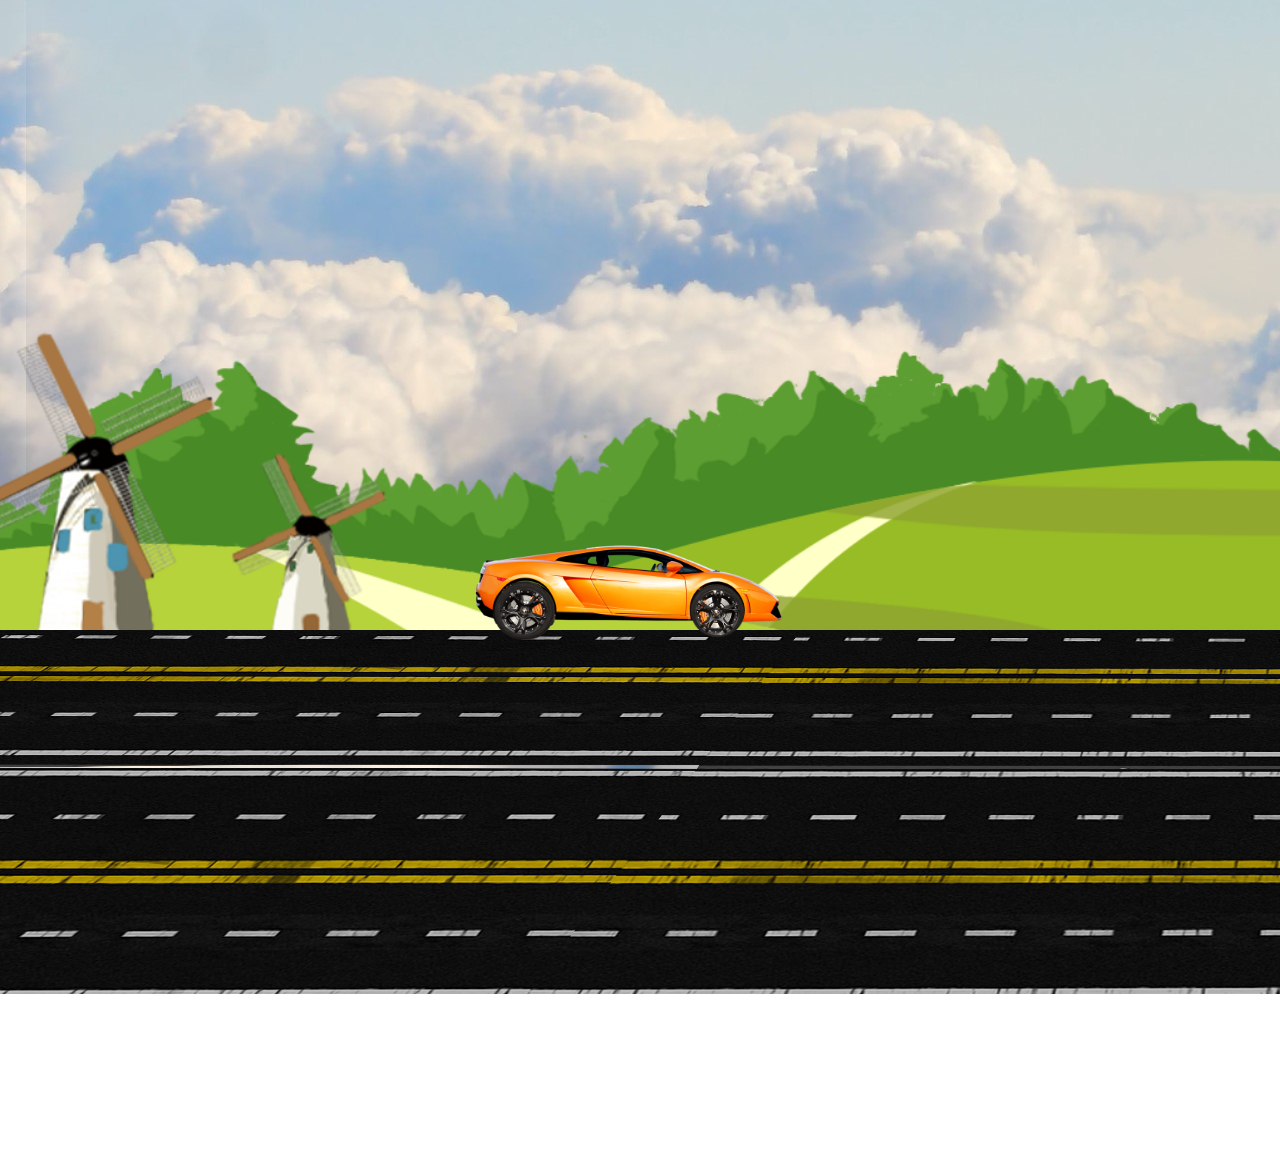
<file: CarAnimation/index.html>
<!DOCTYPE html>
<html lang="en">
<head>
    <meta charset="UTF-8">
    <meta name="viewport" content="width=device-width, initial-scale=1.0">
    <title>Car Animation </title>
    <link rel="stylesheet" href="style.css">
    <script src="script.js"></script>
</head>
<body>
    <div class="container">
        <div class="sky">
            <div class="trees"></div>
            <div class="track"></div>
            <div class="car">
                <div class="wheel wheel1">
                    <img src="car_wheel_left.png" alt="">
                </div>
                <div class="wheel wheel2">
                    <img src="car_wheel_right.png" alt="">
                </div>
            </div>
        </div>
    </div>
</body>
</html>
</file>
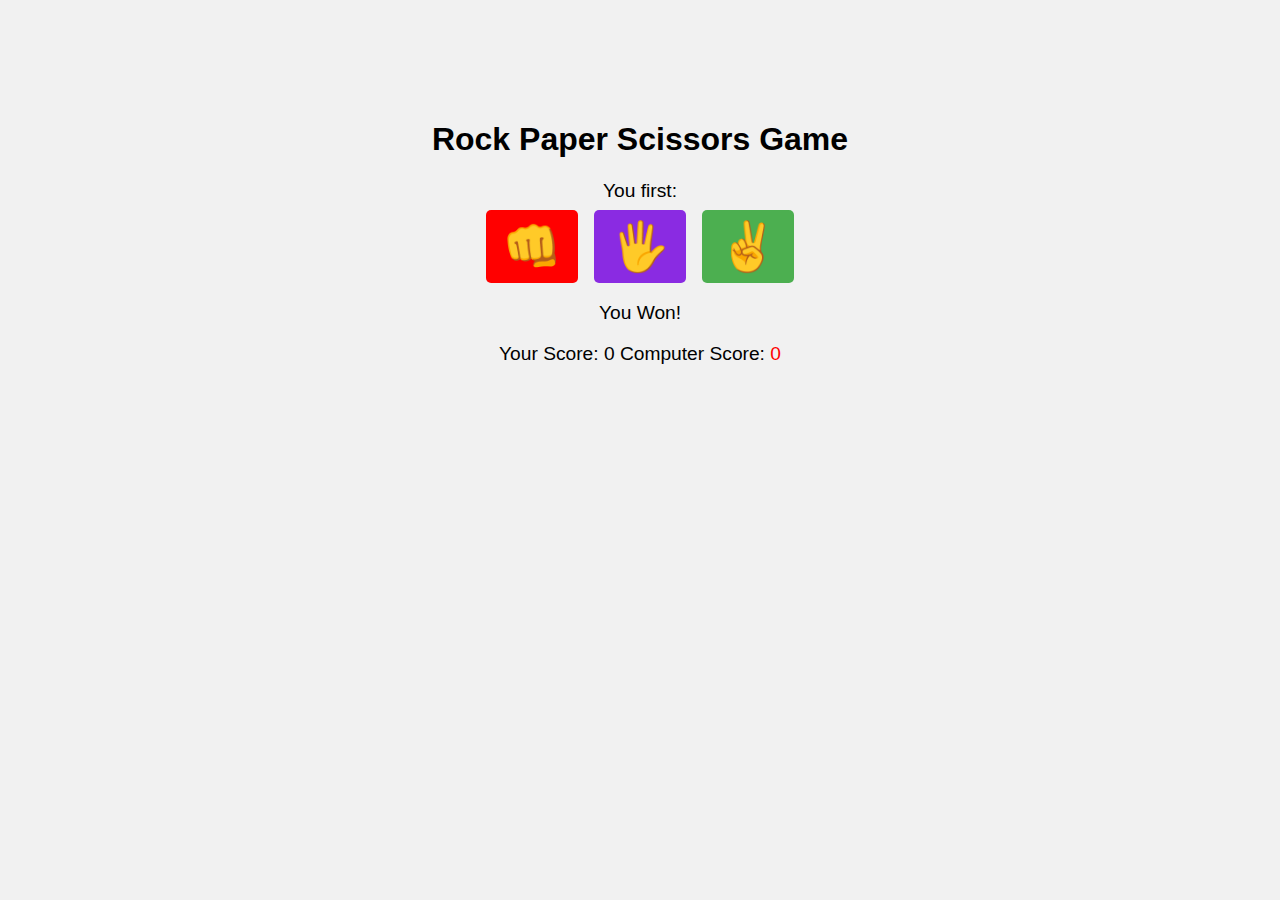
<file: Rock paper Scissors/index.html>
<!DOCTYPE html>
<html lang="en">
<head>
    <meta charset="UTF-8">
    <meta name="viewport" content="width=device-width, initial-scale=1.0">
    <title>FunGames: Rock Paper Scissors</title>
    <link rel="stylesheet" href="style.css">
</head>
<body>
    <h1>Rock Paper Scissors Game</h1>
    <p>You first: </p>
    <div class="buttons">
        <button id="rock">&#x1F44A;</button>
        <button id="paper">&#x1F590;</button>
        <button id="scissors">&#x270c;</button>
    </div>
    <p id="result">You Won!</p>
    <p id="scores">
        Your Score: <span id="user-score">0</span>
        Computer Score: <span id="computer-score">0</span>
    </p>
</body>
<Script src ="script.js"></Script>
</html>
</file>
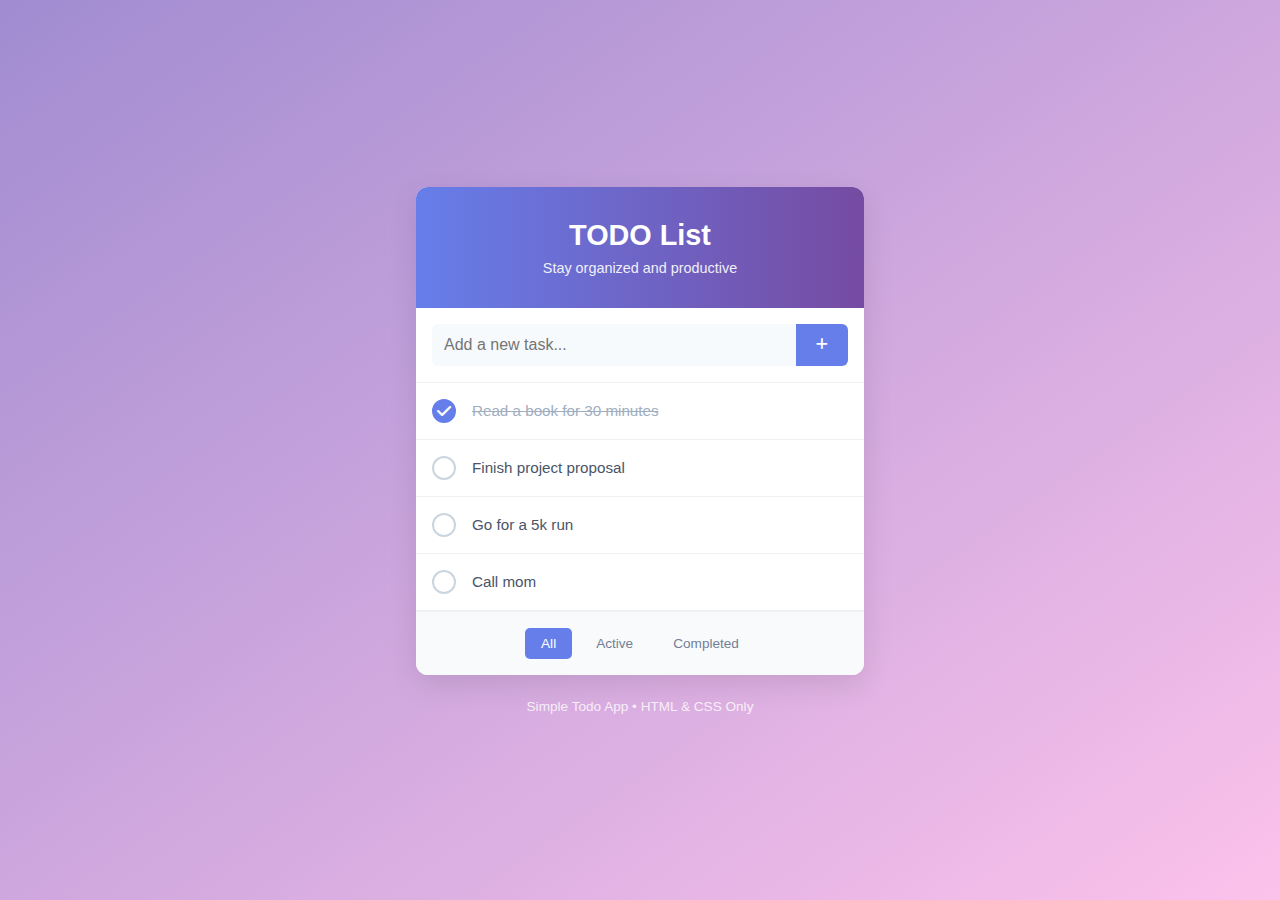
<file: Todoapplication/index.html>
<!DOCTYPE html>
<html lang="en">
<head>
  <meta charset="UTF-8" />
  <meta name="viewport" content="width=device-width, initial-scale=1.0" />
  <title>Simple Todo App</title>
  <link rel="stylesheet" href="style.css" />
  <!-- Font Awesome for icons -->
  <link rel="stylesheet" href="https://cdnjs.cloudflare.com/ajax/libs/font-awesome/6.4.0/css/all.min.css" />
</head>
<body>
  <div class="container">
    <div class="todo-app">
      <header class="todo-header">
        <h1>TODO List</h1>
        <p>Stay organized and productive</p>
      </header>
      
      <form class="todo-input-container">
        <input
          type="text"
          placeholder="Add a new task..."
          class="todo-input"
        />
        <button type="submit" class="add-button">
          <i class="fas fa-plus"></i>
        </button>
      </form>
      
      <div class="todo-list">
        <!-- Example completed todo -->
        <div class="todo-item completed">
          <div class="todo-checkbox checked">
            <i class="fas fa-check"></i>
          </div>
          <span class="todo-text">Read a book for 30 minutes</span>
          <button class="delete-button">
            <i class="fas fa-trash"></i>
          </button>
        </div>
        
        <!-- Example active todos -->
        <div class="todo-item">
          <div class="todo-checkbox"></div>
          <span class="todo-text">Finish project proposal</span>
          <button class="delete-button">
            <i class="fas fa-trash"></i>
          </button>
        </div>
        
        <div class="todo-item">
          <div class="todo-checkbox"></div>
          <span class="todo-text">Go for a 5k run</span>
          <button class="delete-button">
            <i class="fas fa-trash"></i>
          </button>
        </div>
        
        <div class="todo-item">
          <div class="todo-checkbox"></div>
          <span class="todo-text">Call mom</span>
          <button class="delete-button">
            <i class="fas fa-trash"></i>
          </button>
        </div>
      </div>
      
      <div class="todo-filter">
        <button class="filter-button active" data-filter="all">All</button>
        <button class="filter-button" data-filter="active">Active</button>
        <button class="filter-button" data-filter="completed">Completed</button>
      </div>
    </div>
    
    <footer class="footer">
      <p>Simple Todo App • HTML & CSS Only</p>
    </footer>
  </div>
</body>
</html>
</file>
<file: CarAnimation/style.css>
*{
    margin: 0;
    padding: 0;
}
body{
    overflow: hidden;
    animation: shakebody linear 6s infinite;
}
.sky{
    height: 100vh;
    width: 100%;
    background-image: url(background.jpg);
    background-repeat: no-repeat;
    position: absolute;
}

.trees{
    height: 100vh;
    width: 100%;
    background-image: url(trees.png);
    background-size: cover; 
    position: absolute;
    top: -144px; 
}
.track{
    height: 60vh;
    width: 800vw;
    background-image: url(track.png);
    background-repeat: repeat-x; 
    position: absolute;
    top: 70vh;
    animation: carMove linear 13s infinite;

}

.car{
    height: 100px;
    width: 380px;
    background-image: url(car_body.png);
    background-size: cover;
    background-repeat: no-repeat;
    position: absolute;
    left: 444px;
    bottom:30vh;
    animation: shake linear .3s infinite;

}


.wheel1 img{
    width: 77px;
    position: relative;
    top:42px;
    left:42px;
    animation: wheelRotation linear .16s infinite;
}


.wheel2 img{
    width: 77px;
    position: relative;
    top: -39px;
    left: 235px;
    animation: wheelRotation linear .16s infinite;

}

@keyframes wheelRotation
{
    100%{
        transform: rotate(360deg);
    }
}

@keyframes carMove
{
    100%{
        transform: translateX(-500vw);
    }
}

@keyframes shake
{
    0%{
        transform: translateY(-5px);
    }
    50%{
        transform: translateY(5px);
    }
    100%{
        transform: translateY(-5px);
    }
}
@keyframes shakebody
{
    0%{
        transform: translateY(-50px);
    }
    50%{
        transform: translateY(50px);
    }
    100%{
        transform: translateY(-50px);
    }
}
</file>
<file: Rock paper Scissors/style.css>
body{
    background-color: #f1f1f1;
    font-family: 'Arial', sans-serif;
    margin: 0;
    padding: 0;
}

h1{
    font-size: 2rem;
    text-align: center;
    padding-top: 100px;
}

p{
    font-size: 1.2rem;
    text-align: center;
    margin-bottom: .5rem;
}

.buttons{
    display: flex;
    justify-content: center;
}

button{
    border: none;
    font-size: 3rem;
    margin: 0 0.5rem;
    padding: 0.5rem 1rem;
    cursor:pointer;
    background-color:blueviolet;
    border-radius: 5px;
    transition: all .3s ease-in-out;
}

button:hover{
    opacity:0.7;
}

#rock{
    background-color: #ff0000;
}

#Paper{
    background-color:#2196f3;
}

#scissors{
    background-color:#4caf50;
}

#user-Score{
    color:#2196f3;
}
#computer-score{
    color:#ff0000;
}
</file>
<file: Todoapplication/style.css>
* {
    margin: 0;
    padding: 0;
    box-sizing: border-box;
    font-family: -apple-system, BlinkMacSystemFont, "Segoe UI", Roboto, Helvetica, Arial, sans-serif;
  }
  
  body {
    background: linear-gradient(to bottom right, #a18cd1, #fbc2eb);
    min-height: 100vh;
    display: flex;
    justify-content: center;
    align-items: center;
  }
  
  .container {
    width: 100%;
    max-width: 480px;
    padding: 1rem;
  }
  
  .todo-app {
    background-color: white;
    border-radius: 12px;
    box-shadow: 0 10px 30px rgba(0, 0, 0, 0.1);
    overflow: hidden;
  }
  
  .todo-header {
    background: linear-gradient(to right, #667eea, #764ba2);
    color: white;
    padding: 2rem;
    text-align: center;
  }
  
  .todo-header h1 {
    font-size: 1.8rem;
    font-weight: 700;
    margin-bottom: 0.5rem;
  }
  
  .todo-header p {
    opacity: 0.9;
    font-size: 0.9rem;
  }
  
  .todo-input-container {
    display: flex;
    padding: 1rem;
    border-bottom: 1px solid #f1f1f1;
  }
  
  .todo-input {
    flex: 1;
    border: none;
    padding: 0.75rem;
    border-radius: 6px 0 0 6px;
    background: #f7fafc;
    outline: none;
    font-size: 1rem;
  }
  
  .add-button {
    background: #667eea;
    color: white;
    border: none;
    padding: 0 1.25rem;
    border-radius: 0 6px 6px 0;
    cursor: pointer;
    transition: background-color 0.2s;
  }
  
  .add-button:hover {
    background: #5a67d8;
  }
  
  .todo-list {
    max-height: 50vh;
    overflow-y: auto;
  }
  
  .todo-item {
    display: flex;
    align-items: center;
    padding: 1rem;
    border-bottom: 1px solid #f1f1f1;
    animation: fadeIn 0.3s ease;
  }
  
  @keyframes fadeIn {
    from { opacity: 0; transform: translateY(-10px); }
    to { opacity: 1; transform: translateY(0); }
  }
  
  .todo-checkbox {
    width: 24px;
    height: 24px;
    border: 2px solid #cbd5e0;
    border-radius: 50%;
    margin-right: 1rem;
    display: flex;
    align-items: center;
    justify-content: center;
    cursor: pointer;
    color: white;
    transition: all 0.2s;
  }
  
  .todo-checkbox.checked {
    background-color: #667eea;
    border-color: #667eea;
  }
  
  .todo-text {
    flex: 1;
    font-size: 0.95rem;
    color: #4a5568;
  }
  
  .completed .todo-text {
    text-decoration: line-through;
    color: #a0aec0;
  }
  
  .delete-button {
    background: transparent;
    border: none;
    color: #cbd5e0;
    cursor: pointer;
    padding: 0.25rem;
    border-radius: 4px;
    transition: all 0.2s;
    opacity: 0;
  }
  
  .todo-item:hover .delete-button {
    opacity: 1;
  }
  
  .delete-button:hover {
    color: #e53e3e;
    background: rgba(229, 62, 62, 0.1);
  }
  
  .todo-filter {
    display: flex;
    padding: 1rem;
    background: #f9fafb;
    justify-content: center;
    border-top: 1px solid #f1f1f1;
  }
  
  .filter-button {
    background: transparent;
    border: none;
    color: #718096;
    padding: 0.5rem 1rem;
    margin: 0 0.25rem;
    border-radius: 5px;
    cursor: pointer;
    transition: all 0.2s;
    font-size: 0.85rem;
  }
  
  .filter-button:hover {
    background: #edf2f7;
  }
  
  .filter-button.active {
    background: #667eea;
    color: white;
  }
  
  .footer {
    text-align: center;
    margin-top: 1.5rem;
    color: white;
    font-size: 0.85rem;
    opacity: 0.8;
  }
  
  /* Responsive adjustments */
  @media (max-width: 480px) {
    .container {
      padding: 0.5rem;
    }
    
    .todo-header {
      padding: 1.5rem 1rem;
    }
    
    .todo-header h1 {
      font-size: 1.5rem;
    }
    
    .todo-filter {
      flex-wrap: wrap;
    }
  }
</file>
